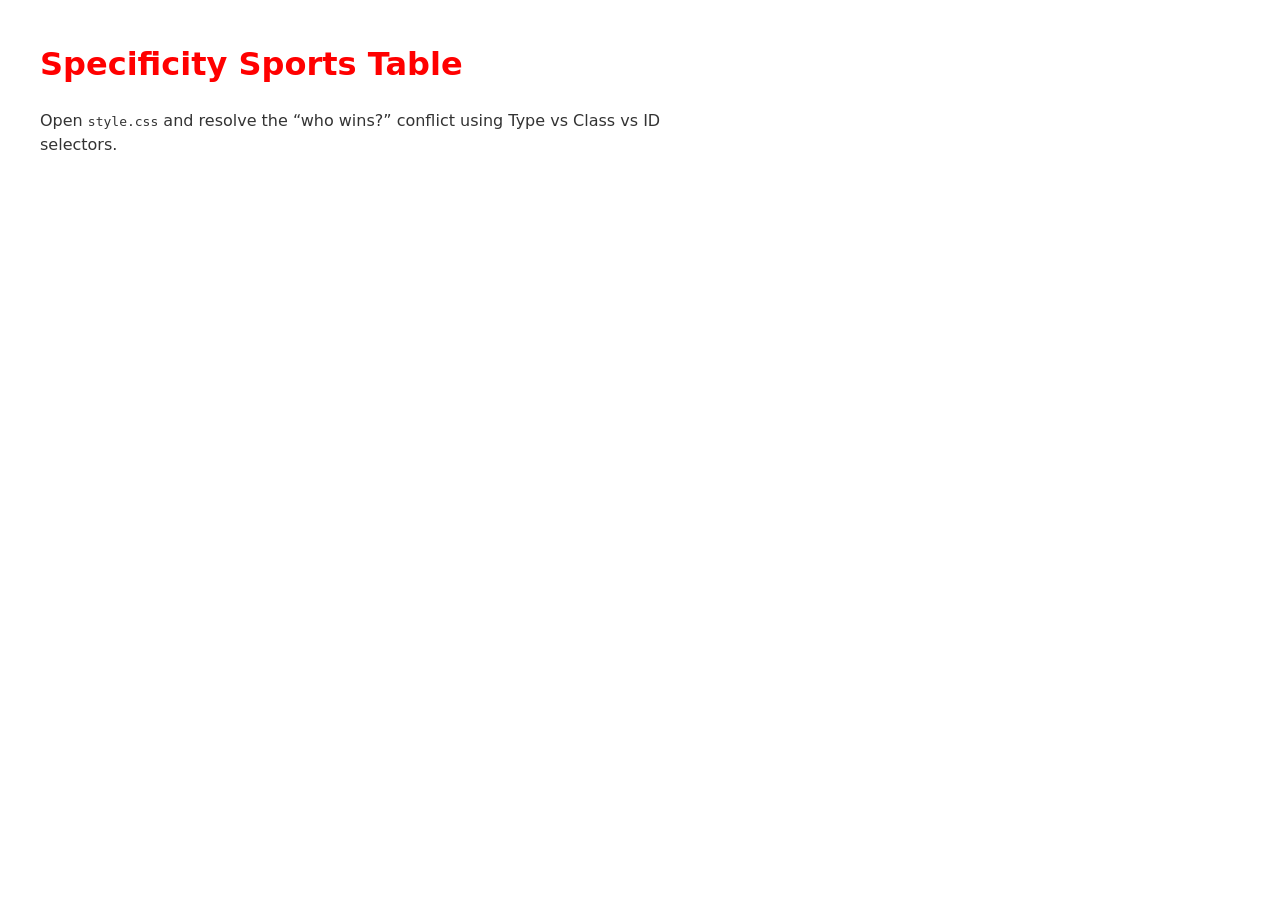
<file: 01/index.html>
<!doctype html>
<html lang="en">
  <head>
    <meta charset="utf-8" />
    <meta name="viewport" content="width=device-width, initial-scale=1" />
    <title>01 — Specificity Sports Table</title>
    <link rel="stylesheet" href="./style.css" />
  </head>
  <body>
    <main class="page">
      <h1 id="title" class="title">Specificity Sports Table</h1>
      <p class="hint">
        Open <code>style.css</code> and resolve the “who wins?” conflict using
        Type vs Class vs ID selectors.
      </p>
    </main>
  </body>
</html>
</file>
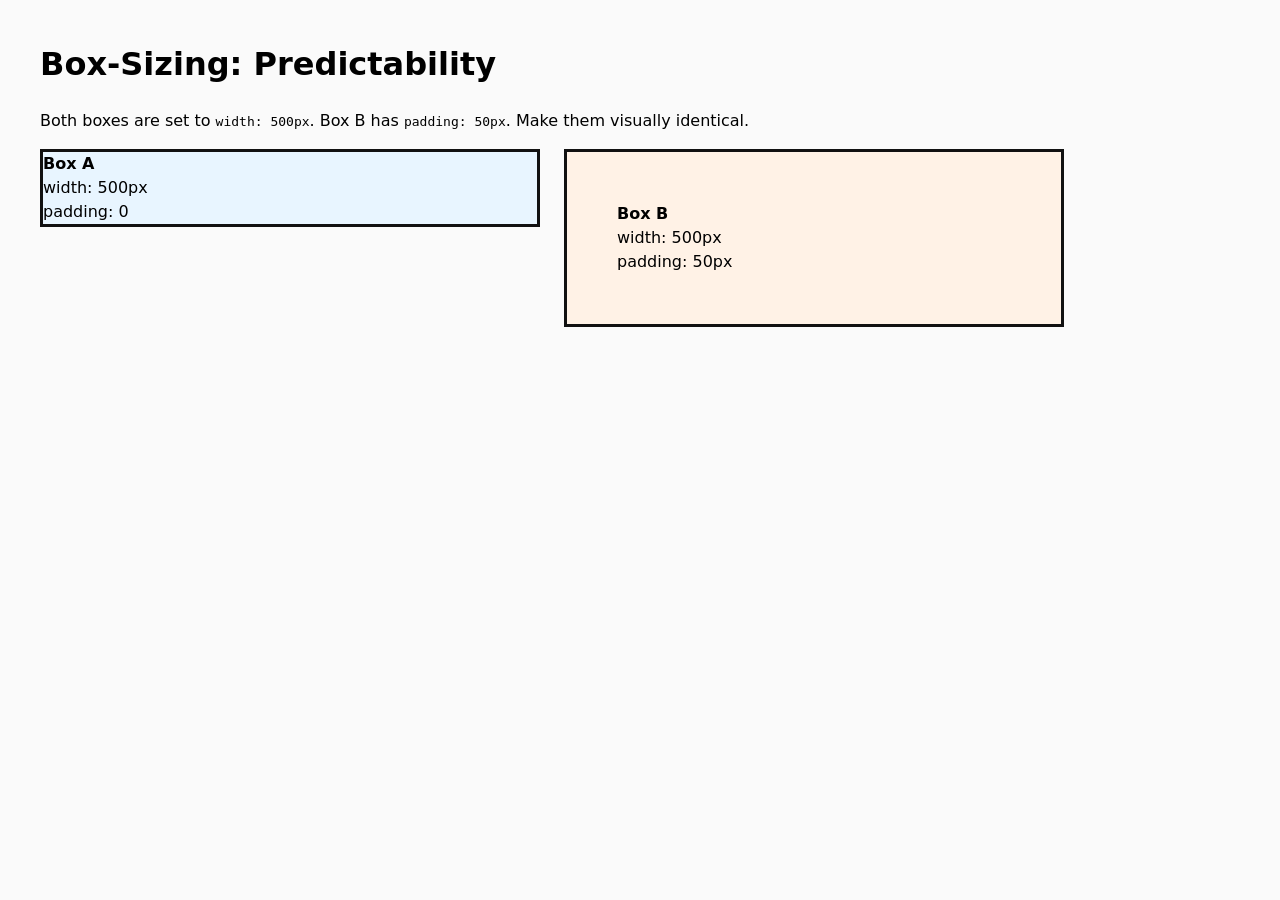
<file: 02/index.html>
<!doctype html>
<html lang="en">
  <head>
    <meta charset="utf-8" />
    <meta name="viewport" content="width=device-width, initial-scale=1" />
    <title>02 — Box Sizing Predictability</title>
    <link rel="stylesheet" href="./style.css" />
  </head>
  <body>
    <main class="page">
      <h1>Box-Sizing: Predictability</h1>
      <p>
        Both boxes are set to <code>width: 500px</code>. Box B has
        <code>padding: 50px</code>. Make them visually identical.
      </p>

      <div class="row">
        <div class="box box--a">
          <strong>Box A</strong>
          <div>width: 500px</div>
          <div>padding: 0</div>
        </div>
        <div class="box box--b">
          <strong>Box B</strong>
          <div>width: 500px</div>
          <div>padding: 50px</div>
        </div>
      </div>
    </main>
  </body>
</html>
</file>
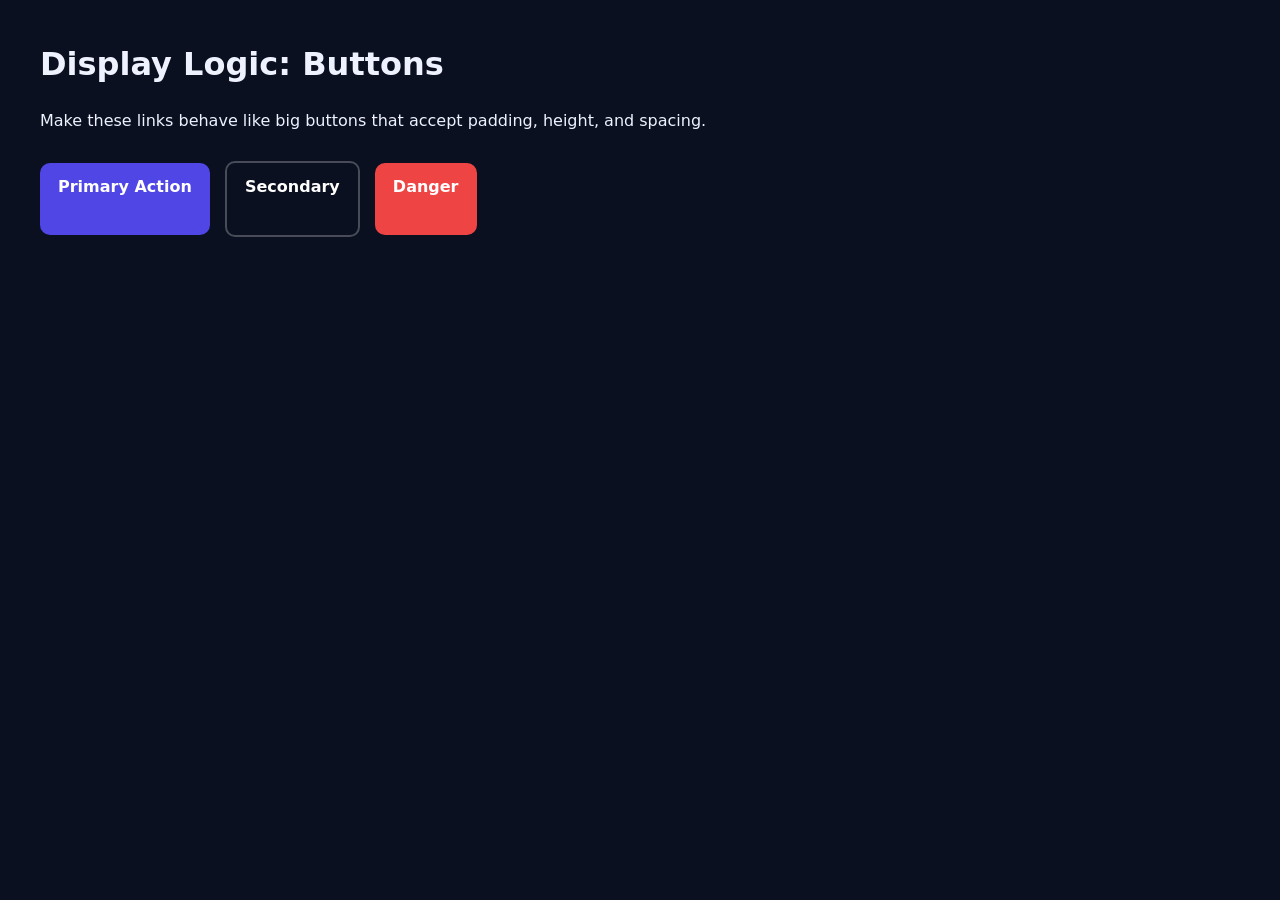
<file: 03/index.html>
<!doctype html>
<html lang="en">
  <head>
    <meta charset="utf-8" />
    <meta name="viewport" content="width=device-width, initial-scale=1" />
    <title>03 — Display Logic Buttons</title>
    <link rel="stylesheet" href="./style.css" />
  </head>
  <body>
    <main class="page">
      <h1>Display Logic: Buttons</h1>
      <p>
        Make these links behave like big buttons that accept padding, height, and
        spacing.
      </p>

      <div class="actions">
        <a class="btn" href="#">Primary Action</a>
        <a class="btn btn--ghost" href="#">Secondary</a>
        <a class="btn btn--danger" href="#">Danger</a>
      </div>
    </main>
  </body>
</html>
</file>
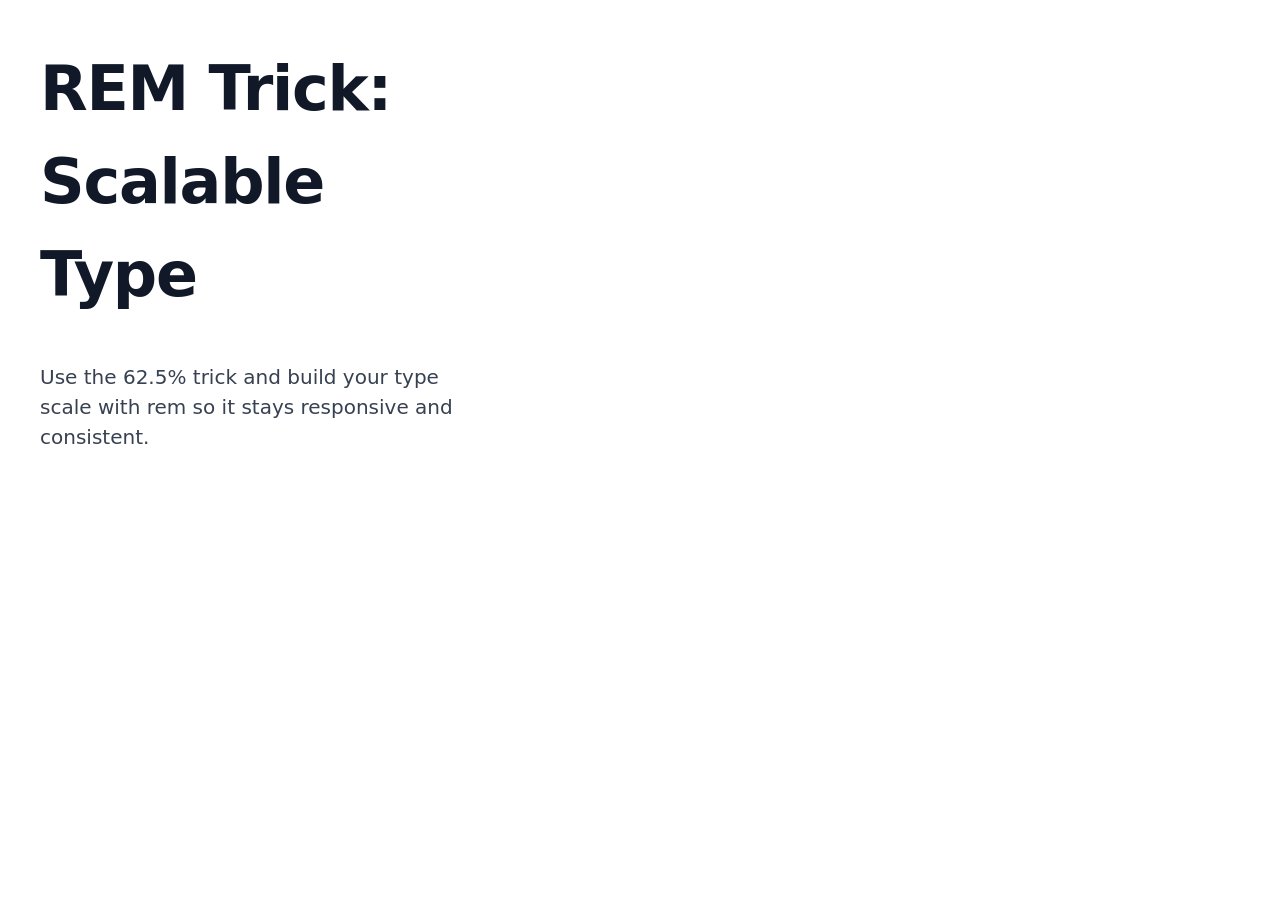
<file: 04/index.html>
<!doctype html>
<html lang="en">
  <head>
    <meta charset="utf-8" />
    <meta name="viewport" content="width=device-width, initial-scale=1" />
    <title>04 — The REM Trick</title>
    <link rel="stylesheet" href="./style.css" />
  </head>
  <body>
    <main class="page">
      <h1>REM Trick: Scalable Type</h1>
      <p>
        Use the 62.5% trick and build your type scale with rem so it stays
        responsive and consistent.
      </p>
    </main>
  </body>
</html>
</file>
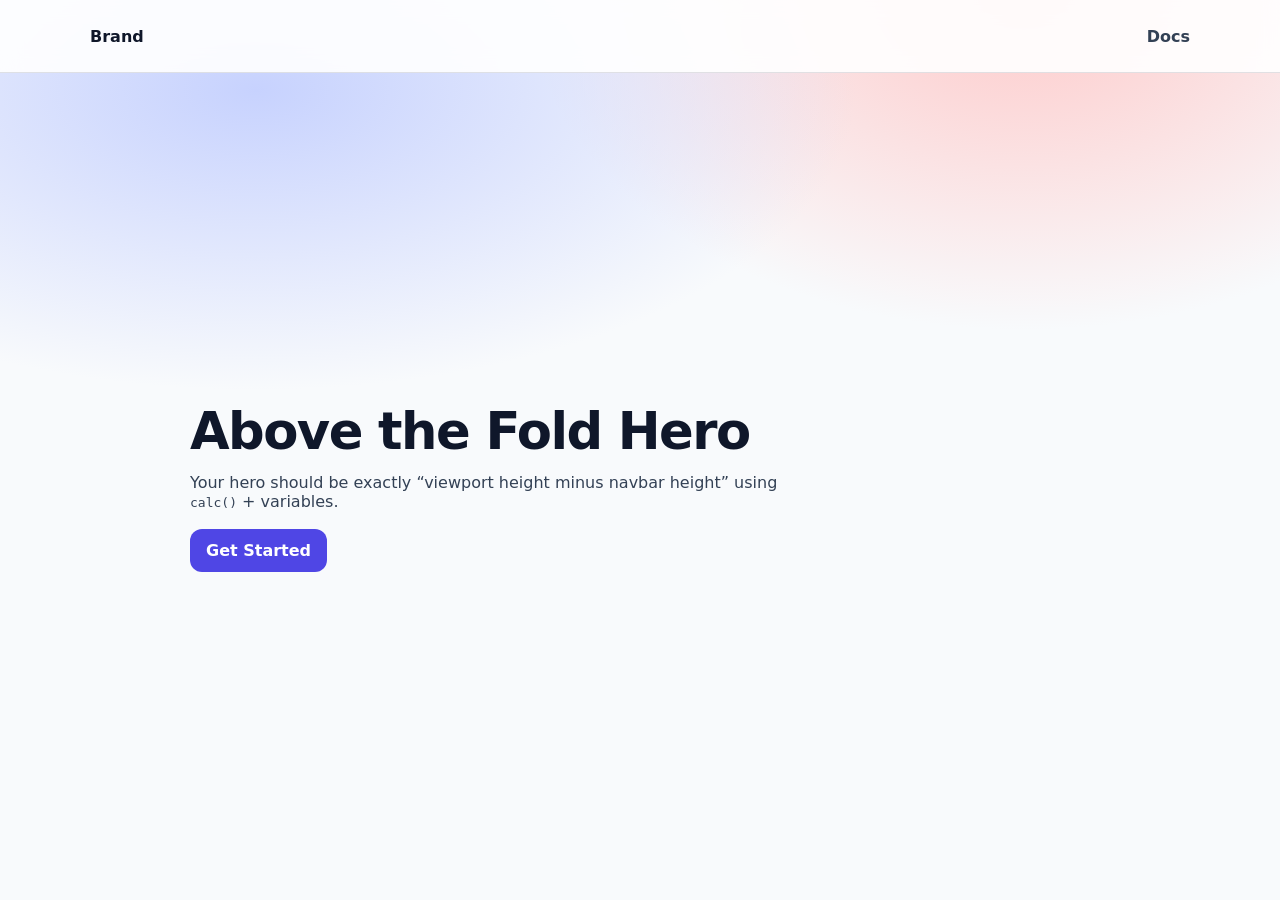
<file: 05/index.html>
<!doctype html>
<html lang="en">
  <head>
    <meta charset="utf-8" />
    <meta name="viewport" content="width=device-width, initial-scale=1" />
    <title>05 — Dynamic Calc Hero</title>
    <link rel="stylesheet" href="./style.css" />
  </head>
  <body>
    <header class="nav">
      <div class="nav__inner">
        <strong>Brand</strong>
        <a class="nav__link" href="#">Docs</a>
      </div>
    </header>

    <section class="hero">
      <div class="hero__inner">
        <h1>Above the Fold Hero</h1>
        <p>
          Your hero should be exactly “viewport height minus navbar height”
          using <code>calc()</code> + variables.
        </p>
        <a class="cta" href="#">Get Started</a>
      </div>
    </section>
  </body>
</html>
</file>
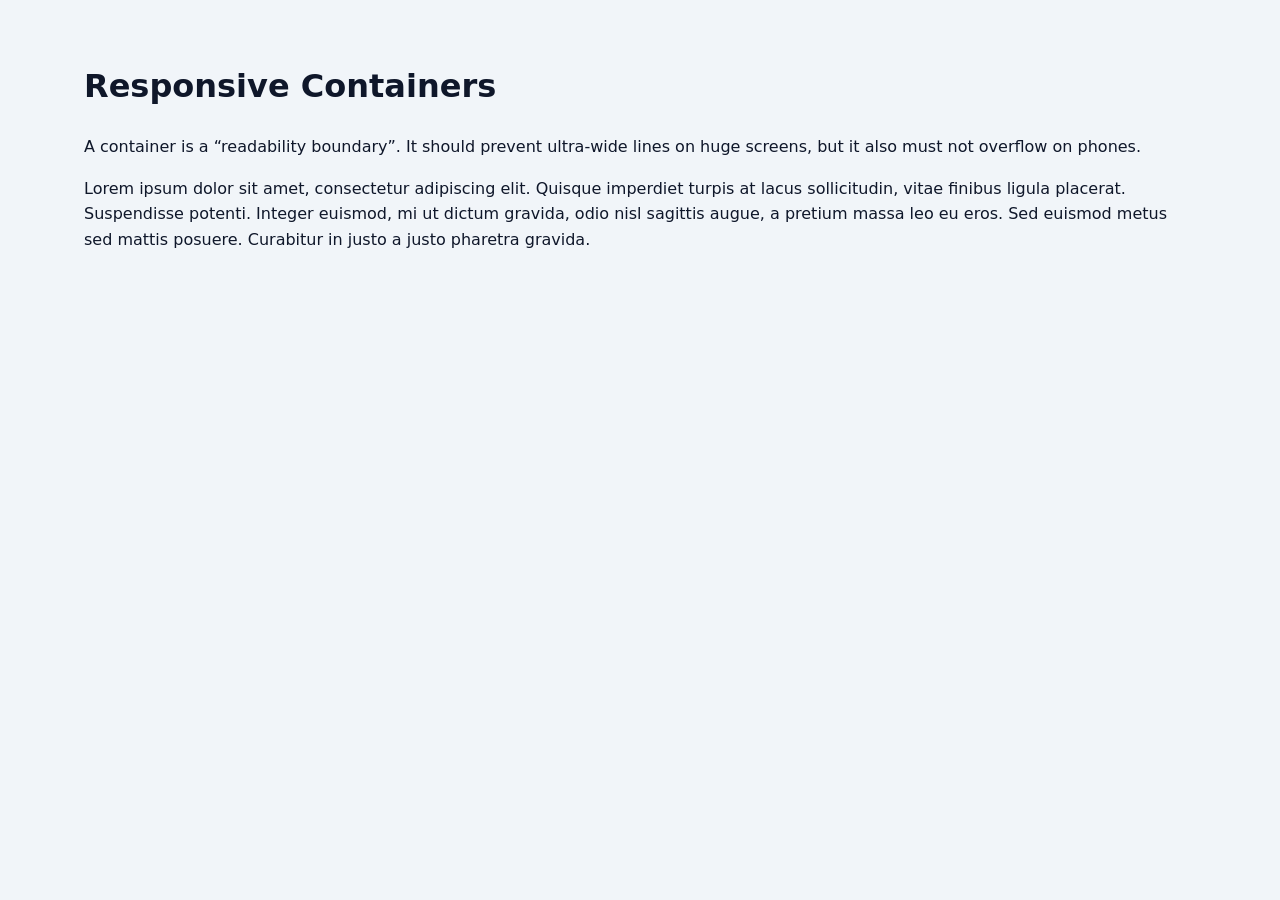
<file: 06/index.html>
<!doctype html>
<html lang="en">
  <head>
    <meta charset="utf-8" />
    <meta name="viewport" content="width=device-width, initial-scale=1" />
    <title>06 — Responsive Containers</title>
    <link rel="stylesheet" href="./style.css" />
  </head>
  <body>
    <main class="container">
      <h1>Responsive Containers</h1>
      <p>
        A container is a “readability boundary”. It should prevent ultra-wide
        lines on huge screens, but it also must not overflow on phones.
      </p>
      <p>
        Lorem ipsum dolor sit amet, consectetur adipiscing elit. Quisque
        imperdiet turpis at lacus sollicitudin, vitae finibus ligula placerat.
        Suspendisse potenti. Integer euismod, mi ut dictum gravida, odio nisl
        sagittis augue, a pretium massa leo eu eros. Sed euismod metus sed
        mattis posuere. Curabitur in justo a justo pharetra gravida.
      </p>
    </main>
  </body>
</html>
</file>
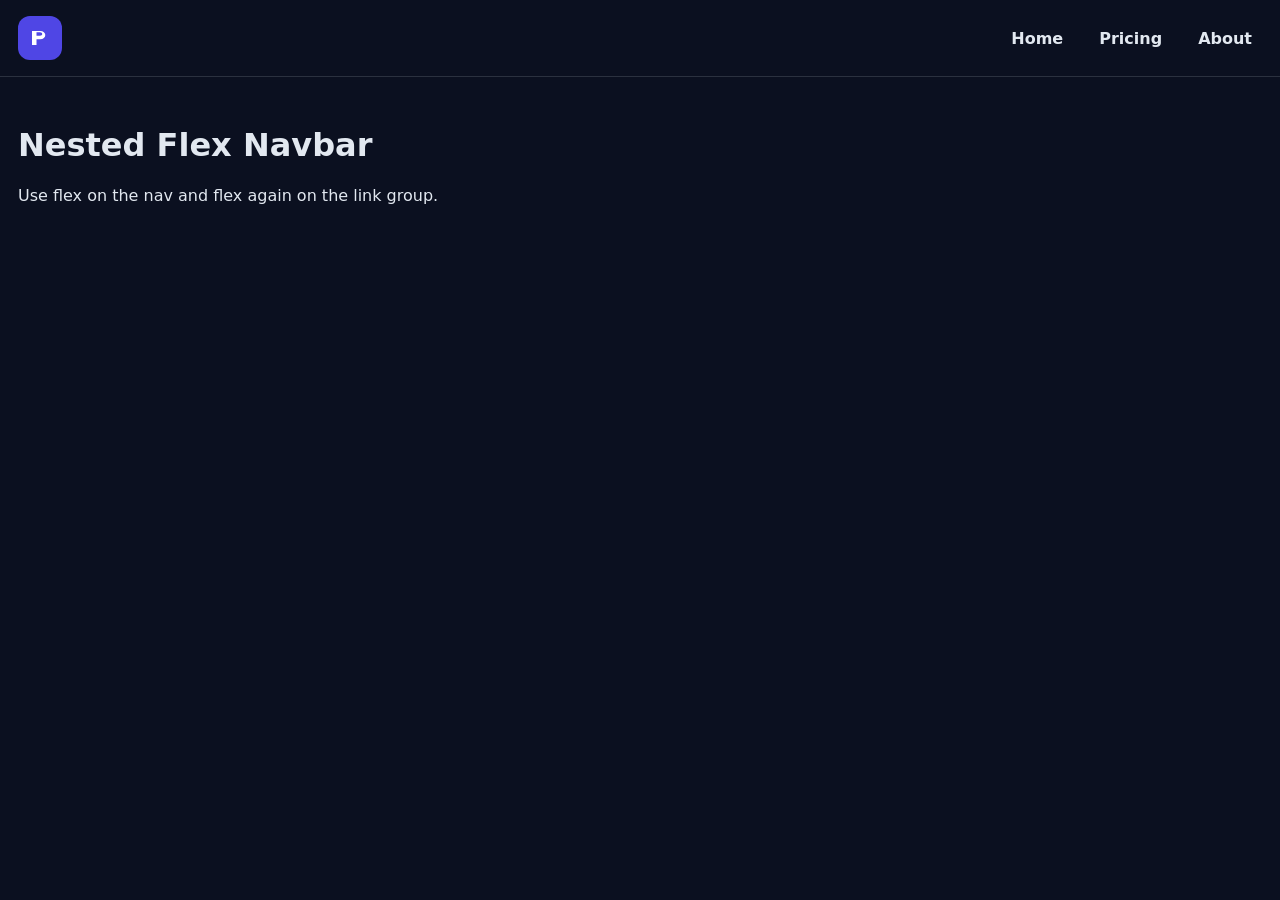
<file: 07/index.html>
<!doctype html>
<html lang="en">
  <head>
    <meta charset="utf-8" />
    <meta name="viewport" content="width=device-width, initial-scale=1" />
    <title>07 — Nested Flex Navbar</title>
    <link rel="stylesheet" href="./style.css" />
  </head>
  <body>
    <nav class="nav">
      <img
        class="nav__logo"
        alt="Logo"
        width="44"
        height="44"
        src="data:image/svg+xml,%3Csvg%20xmlns%3D%27http%3A//www.w3.org/2000/svg%27%20width%3D%2744%27%20height%3D%2744%27%20viewBox%3D%270%200%2044%2044%27%3E%3Crect%20width%3D%2744%27%20height%3D%2744%27%20rx%3D%2712%27%20fill%3D%27%234f46e5%27/%3E%3Cpath%20d%3D%27M14%2029V15h8.2c3.1%200%205.1%201.7%205.1%204.1%200%202.5-2%204.2-5.1%204.2H18.5V29H14zm4.5-9.3h3.5c1.4%200%202.2-.7%202.2-1.7%200-1-.8-1.7-2.2-1.7h-3.5v3.4z%27%20fill%3D%27white%27/%3E%3C/svg%3E"
      />

      <ul class="nav__links">
        <li><a href="#">Home</a></li>
        <li><a href="#">Pricing</a></li>
        <li><a href="#">About</a></li>
      </ul>
    </nav>

    <main class="page">
      <h1>Nested Flex Navbar</h1>
      <p>Use flex on the nav and flex again on the link group.</p>
    </main>
  </body>
</html>
</file>
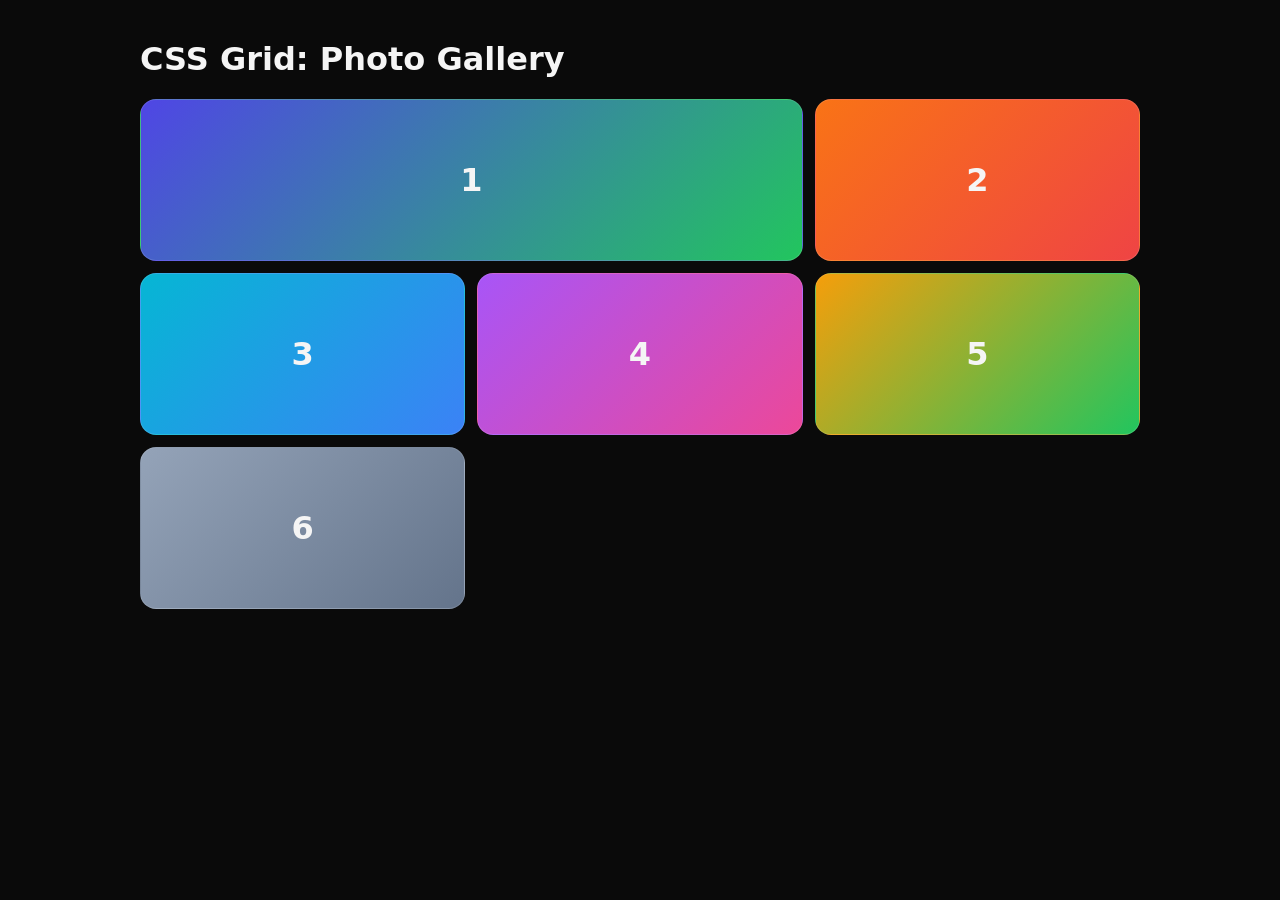
<file: 08/index.html>
<!doctype html>
<html lang="en">
  <head>
    <meta charset="utf-8" />
    <meta name="viewport" content="width=device-width, initial-scale=1" />
    <title>08 — CSS Grid (2D)</title>
    <link rel="stylesheet" href="./style.css" />
  </head>
  <body>
    <main class="page">
      <h1>CSS Grid: Photo Gallery</h1>
      <section class="gallery" aria-label="Gallery">
        <div class="tile tile--1">1</div>
        <div class="tile tile--2">2</div>
        <div class="tile tile--3">3</div>
        <div class="tile tile--4">4</div>
        <div class="tile tile--5">5</div>
        <div class="tile tile--6">6</div>
      </section>
    </main>
  </body>
</html>
</file>
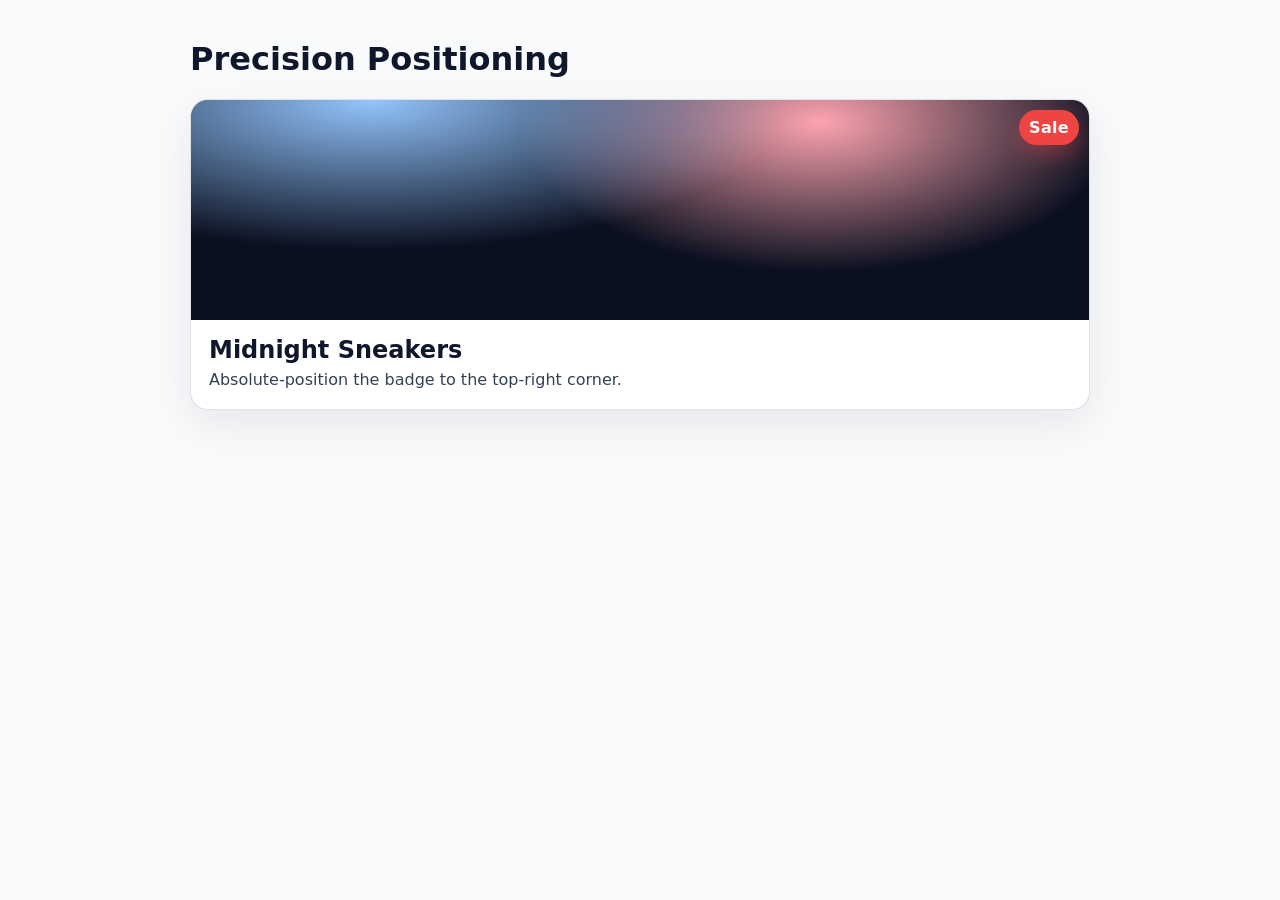
<file: 09/index.html>
<!doctype html>
<html lang="en">
  <head>
    <meta charset="utf-8" />
    <meta name="viewport" content="width=device-width, initial-scale=1" />
    <title>09 — Precision Positioning</title>
    <link rel="stylesheet" href="./style.css" />
  </head>
  <body>
    <main class="page">
      <h1>Precision Positioning</h1>

      <article class="card">
        <div class="badge" aria-label="Sale badge">Sale</div>
        <div class="image" role="img" aria-label="Product image placeholder"></div>
        <div class="content">
          <h2>Midnight Sneakers</h2>
          <p>Absolute-position the badge to the top-right corner.</p>
        </div>
      </article>
    </main>
  </body>
</html>
</file>
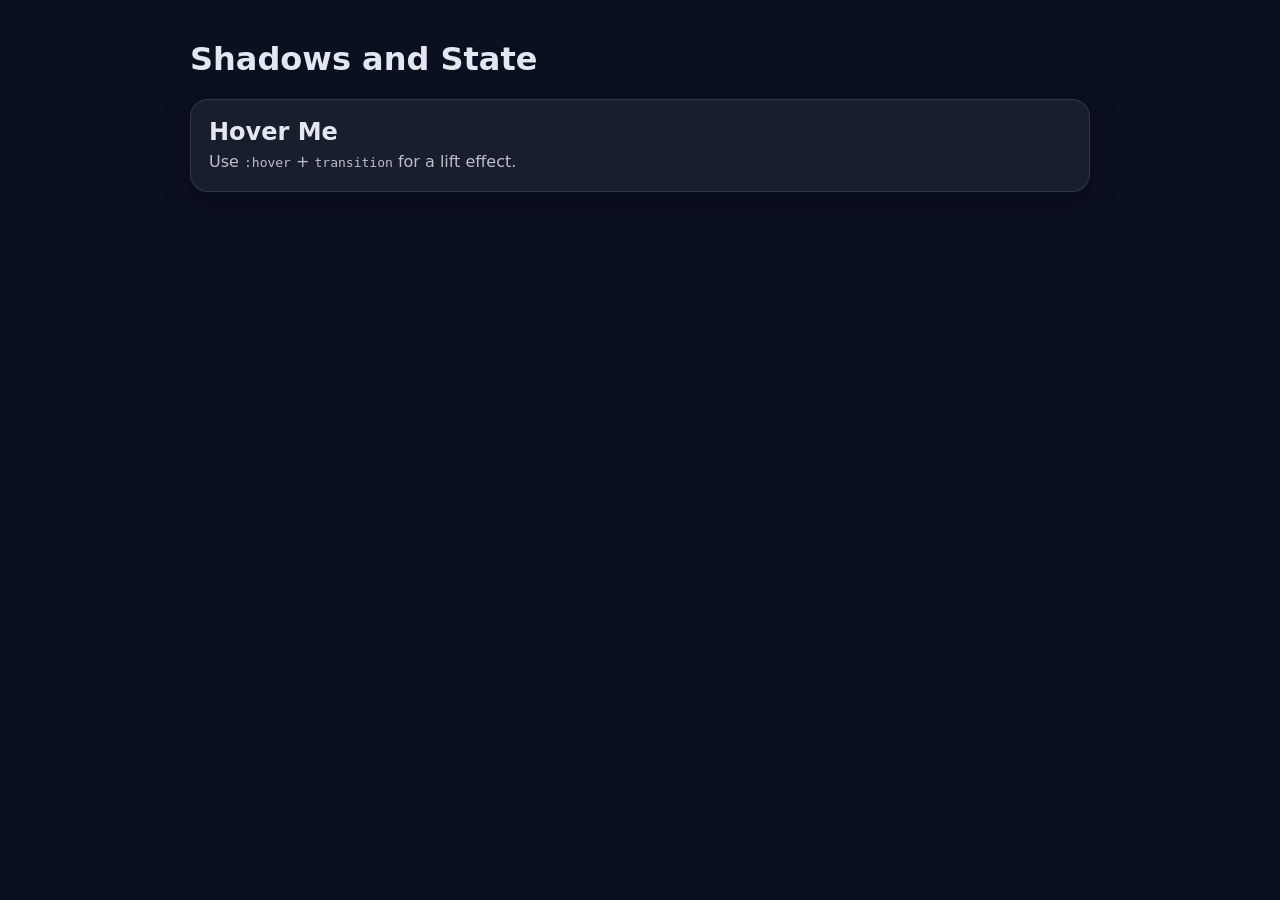
<file: 10/index.html>
<!doctype html>
<html lang="en">
  <head>
    <meta charset="utf-8" />
    <meta name="viewport" content="width=device-width, initial-scale=1" />
    <title>10 — Shadows and State</title>
    <link rel="stylesheet" href="./style.css" />
  </head>
  <body>
    <main class="page">
      <h1>Shadows and State</h1>
      <div class="card">
        <h2>Hover Me</h2>
        <p>Use <code>:hover</code> + <code>transition</code> for a lift effect.</p>
      </div>
    </main>
  </body>
</html>
</file>
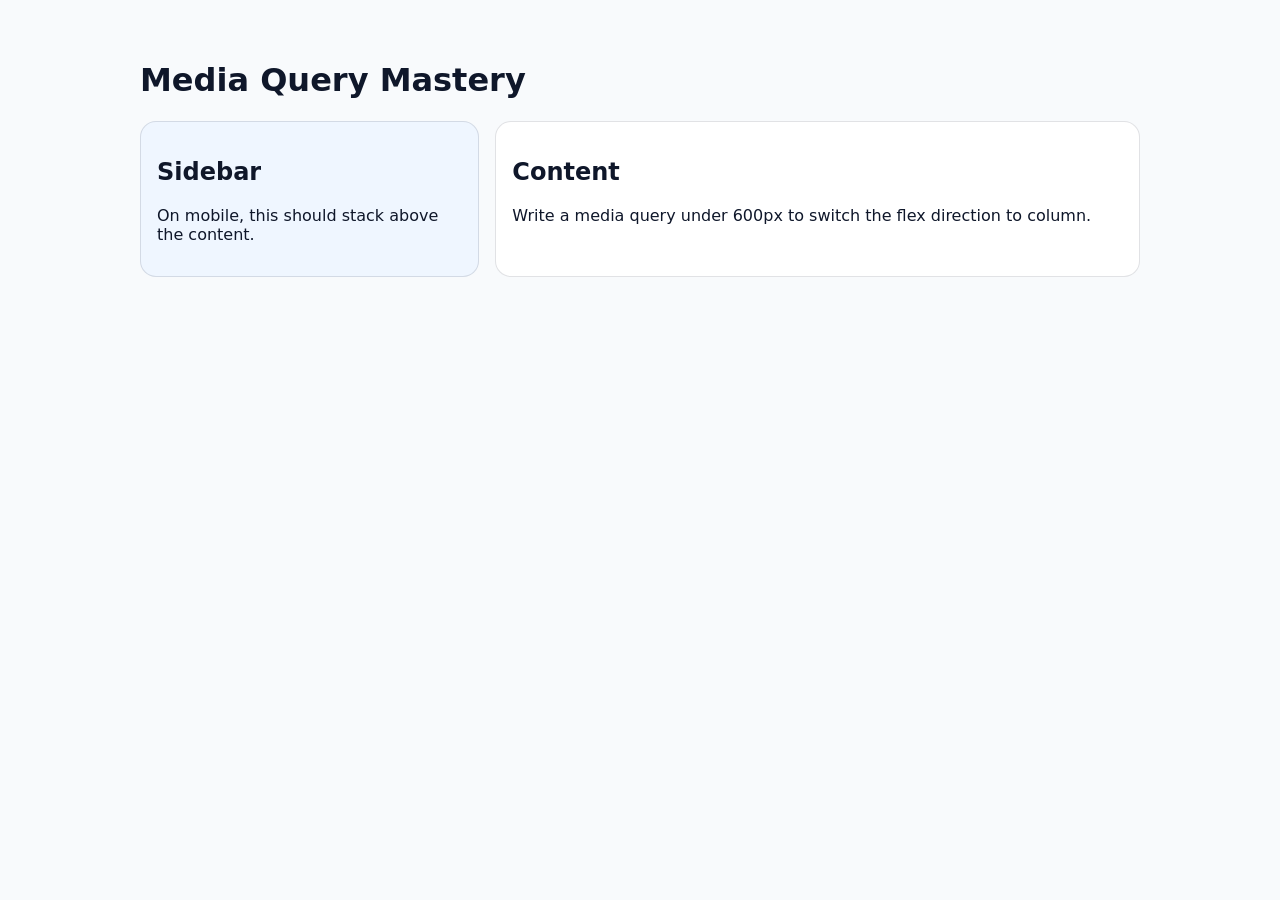
<file: 11/index.html>
<!doctype html>
<html lang="en">
  <head>
    <meta charset="utf-8" />
    <meta name="viewport" content="width=device-width, initial-scale=1" />
    <title>11 — Media Query Mastery</title>
    <link rel="stylesheet" href="./style.css" />
  </head>
  <body>
    <main class="page">
      <h1>Media Query Mastery</h1>

      <section class="layout">
        <aside class="panel panel--sidebar">
          <h2>Sidebar</h2>
          <p>On mobile, this should stack above the content.</p>
        </aside>

        <article class="panel panel--content">
          <h2>Content</h2>
          <p>
            Write a media query under 600px to switch the flex direction to
            column.
          </p>
        </article>
      </section>
    </main>
  </body>
</html>
</file>
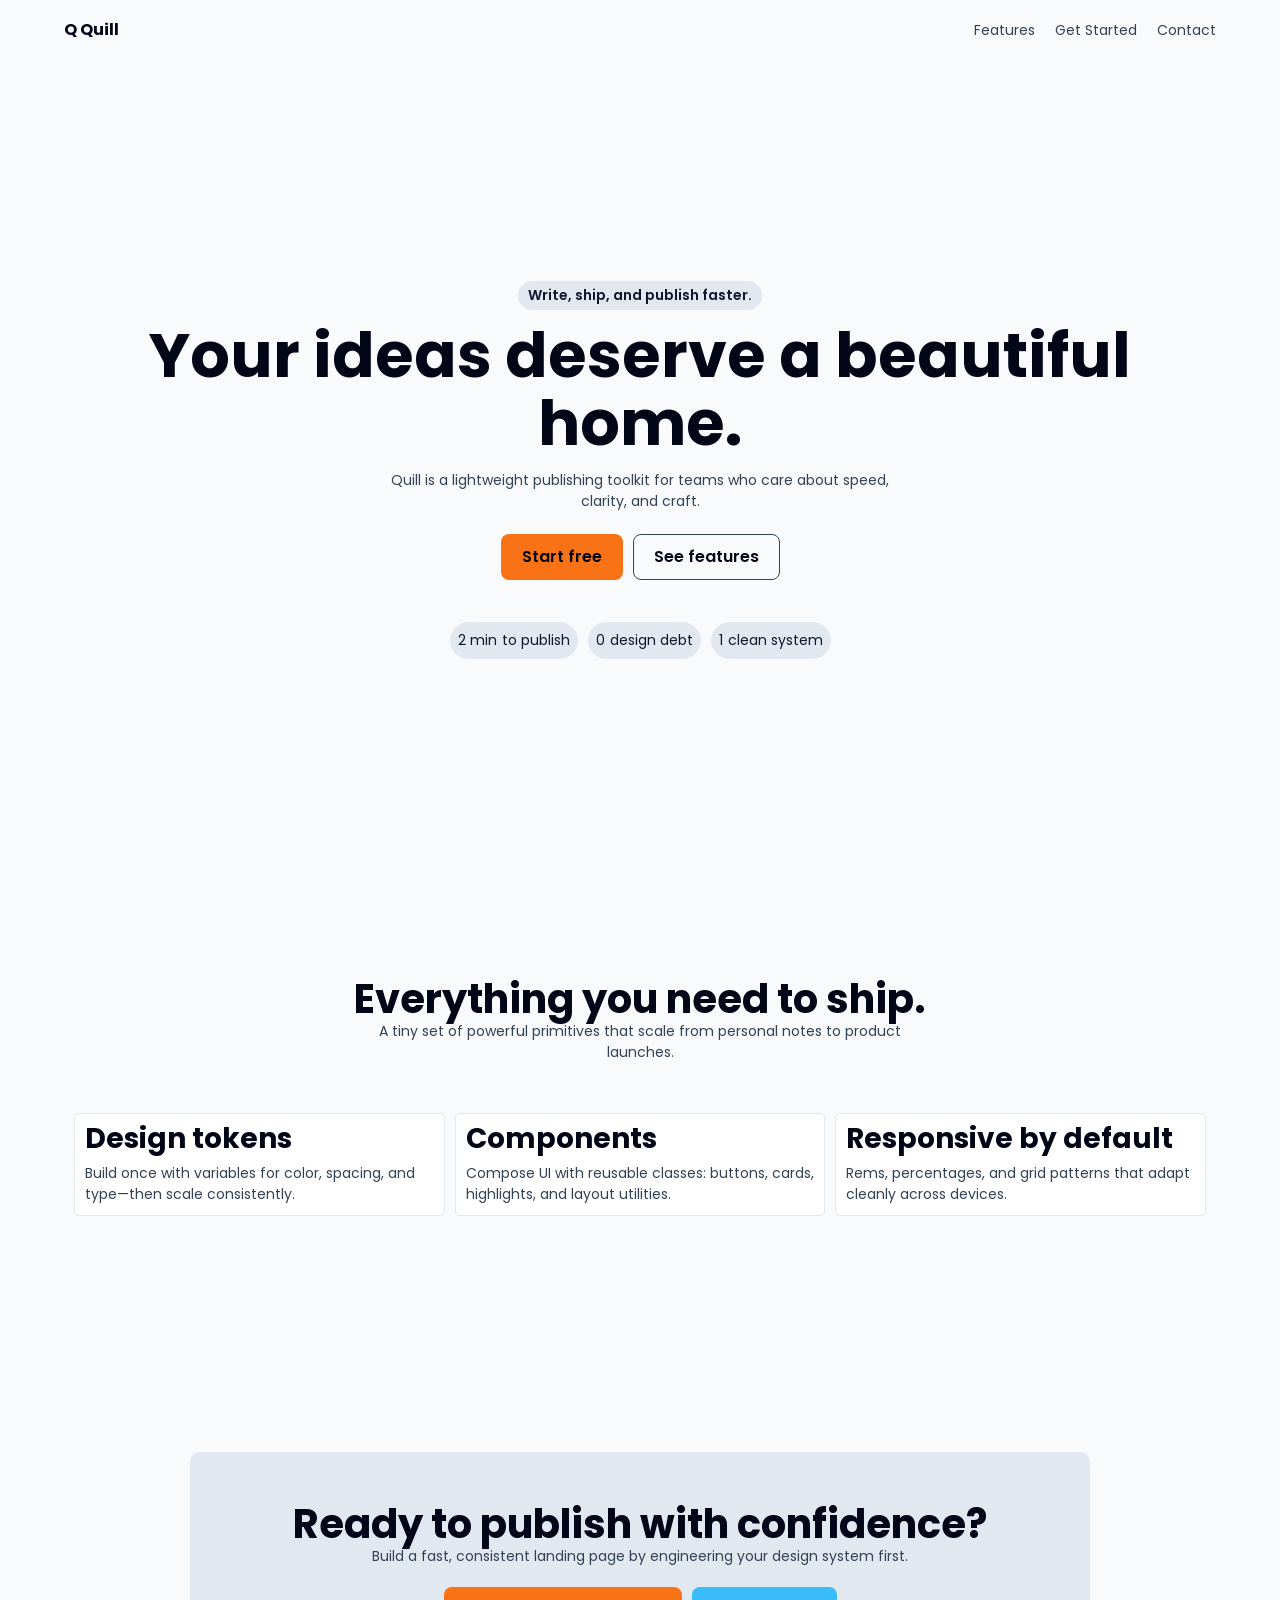
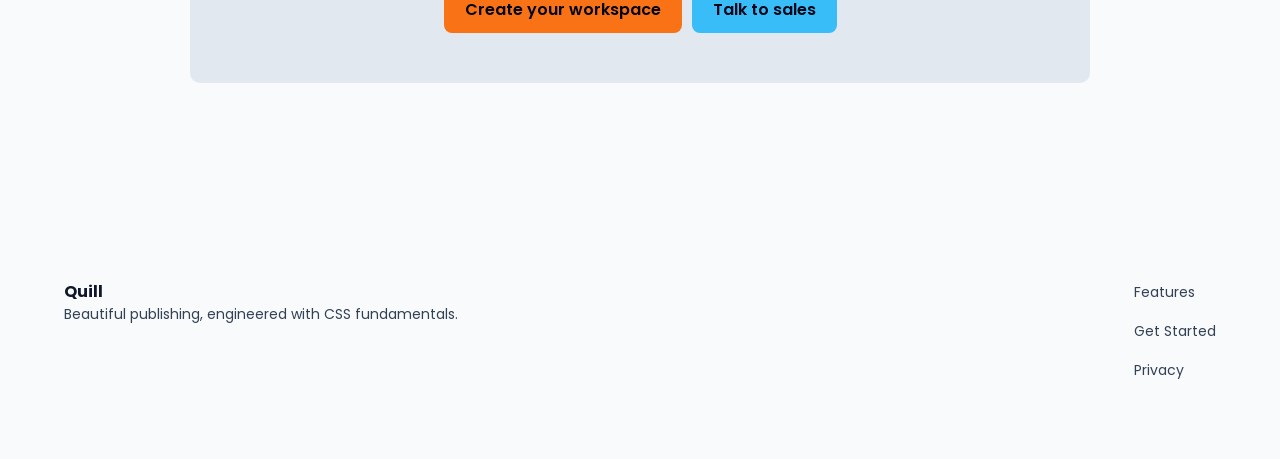
<file: 12-capstone-quill-project/starter.html>
<!doctype html>
<html lang="en">
  <head>
    <meta charset="utf-8" />
    <meta name="viewport" content="width=device-width, initial-scale=1" />
    <title>Quill — Landing Page (Capstone)</title>

    <!--
      Professional font loading workflow:
      - Prefer <link> over CSS @import so the browser can fetch the font earlier.
      - preconnect helps speed up the initial TLS handshake.
    -->
    <link rel="preconnect" href="https://fonts.googleapis.com" />
    <link rel="preconnect" href="https://fonts.gstatic.com" crossorigin />
    <link
      href="https://fonts.googleapis.com/css2?family=Poppins:wght@400;500;600;700;800&display=swap"
      rel="stylesheet"
    />

    <link rel="stylesheet" href="./style.css" />
  </head>
  <body>
    <div class="container">
      <!-- NAV -->
      <header class="site-header">
        <nav class="nav" aria-label="Primary">
          <a class="brand" href="#">
            <span class="brand__mark" aria-hidden="true">Q</span>
            <span class="brand__name">Quill</span>
          </a>
          
          <ul class="nav__links" role="list">
            <li><a class="nav__link" href="#features">Features</a></li>
            <li><a class="nav__link" href="#cta">Get Started</a></li>
            <li><a class="nav__link" href="#footer">Contact</a></li>
          </ul>
        </nav>
      </header>
      
      <main>
        <!-- HERO -->
        <section class="hero" aria-label="Hero">
          <div class="hero__inner">
            <p class="highlight">Write, ship, and publish faster.</p>
            <h1 class="hero__title">Your ideas deserve a beautiful home.</h1>
            <p class="hero__subtitle">
              Quill is a lightweight publishing toolkit for teams who care about
              speed, clarity, and craft.
            </p>
            
            <div class="hero__actions">
              <a class="btn btn--primary" href="#cta">Start free</a>
              <a class="btn btn--outline" href="#features">See features</a>
            </div>
            
            <div class="hero__meta" aria-label="Product highlights">
              <div class="stat">
                <div class="stat__value">2 min</div>
                <div class="stat__label">to publish</div>
              </div>
              <div class="stat">
                <div class="stat__value">0</div>
                <div class="stat__label">design debt</div>
              </div>
              <div class="stat">
                <div class="stat__value">1</div>
                <div class="stat__label">clean system</div>
              </div>
            </div>
          </div>
        </section>

      <!-- FEATURES -->
      <section id="features" class="features" aria-label="Features">
        <div class="features__inner">
          <header class="section-header">
            <h2 class="section-header__title">Everything you need to ship.</h2>
            <p class="section-header__subtitle">
              A tiny set of powerful primitives that scale from personal notes
              to product launches.
            </p>
          </header>
          
          <div class="feature-grid">
            <article class="feature">
              <h3 class="feature__title">Design tokens</h3>
              <p class="feature__desc">
                Build once with variables for color, spacing, and type—then
                scale consistently.
              </p>
            </article>
            
            <article class="feature">
              <h3 class="feature__title">Components</h3>
              <p class="feature__desc">
                Compose UI with reusable classes: buttons, cards, highlights,
                and layout utilities.
              </p>
            </article>
            
            <article class="feature">
              <h3 class="feature__title">Responsive by default</h3>
              <p class="feature__desc">
                Rems, percentages, and grid patterns that adapt cleanly across
                devices.
              </p>
            </article>
          </div>
        </div>
      </section>
      
      <!-- CTA -->
      <section id="cta" class="cta" aria-label="Call to action">
        <div class="cta__inner">
          <div class="cta-card">
            <div class="cta-card__content">
              <h2 class="cta-card__title">Ready to publish with confidence?</h2>
              <p class="cta-card__desc">
                Build a fast, consistent landing page by engineering your
                design system first.
              </p>
            </div>
            <div class="cta-card__actions">
              <a class="btn btn--primary" href="#">Create your workspace</a>
              <a class="btn btn--secondary" href="#">Talk to sales</a>
            </div>
          </div>
        </div>
      </section>
    </main>
    
    <!-- FOOTER -->
    <footer id="footer" class="footer">
      <div class="footer__inner">
        <div class="footer__brand">
          <strong>Quill</strong>
          <p>Beautiful publishing, engineered with CSS fundamentals.</p>
        </div>
        
        <ul class="footer__links" role="list">
          <li><a class="footer__link" href="#features">Features</a></li>
          <li><a class="footer__link" href="#cta">Get Started</a></li>
          <li><a class="footer__link" href="#">Privacy</a></li>
        </ul>
      </div>
    </footer>
  </div>
  </body>
  </html>
</file>
<file: 01/style.css>
/* 01 — Specificity Sports Table */

/* A tiny bit of baseline so the demo looks readable */
body {
  font-family: system-ui, -apple-system, Segoe UI, Roboto, Arial, sans-serif;
  margin: 40px;
  line-height: 1.5;
}

.hint {
  max-width: 65ch;
  color: #333;
}

/* TODO: Write the 3 specificity rules below. */

/* 1) Type selector (lowest priority) */
h1 { color: blue; }

/* 2) Class selector (should win vs type) */
.title { color: green; }

/* 3) ID selector (highest priority) — keep this commented at first */
#title { color: red; }
</file>
<file: 02/style.css>
/* 02 — Box Sizing Predictability */

/* TODO: Add the universal reset here.
*/
*{
  box-sizing: border-box;
}

body {
  font-family: system-ui, -apple-system, Segoe UI, Roboto, Arial, sans-serif;
  margin: 40px;
  line-height: 1.5;
  background: #fafafa;
}

.row {
  display: flex;
  gap: 24px;
  align-items: flex-start;
  flex-wrap: wrap;
}

.box {
  width: 500px;
  border: 3px solid #111;
  background: white;
  padding: 0;
}

.box--a {
  background: #e8f5ff;
}

.box--b {
  background: #fff2e6;
  padding: 50px;
}
</file>
<file: 03/style.css>
/* 03 — Display Logic Buttons */

body {
  font-family: system-ui, -apple-system, Segoe UI, Roboto, Arial, sans-serif;
  margin: 40px;
  line-height: 1.5;
  background: #0b1020;
  color: #eef2ff;
}

.actions {
  margin-top: 16px;
}

.btn {
  /* TODO: change to inline-block */
  display: inline-block;

  height: 48px;
  padding: 12px 18px;
  margin: 12px 10px 0 0;

  border-radius: 10px;
  background: #4f46e5;
  color: white;
  text-decoration: none;
  font-weight: 650;
}

.btn--ghost {
  background: transparent;
  border: 2px solid rgba(255, 255, 255, 0.25);
}

.btn--danger {
  background: #ef4444;
}
</file>
<file: 04/style.css>
/* 04 — The REM Trick */

/* TODO (Step 1): Set the root font-size so 1rem ≈ 10px */

html{
  font-size: 62.5%;
}

body {
  font-family: system-ui, -apple-system, Segoe UI, Roboto, Arial, sans-serif;
  margin: 40px;
  line-height: 1.5;
  background: #fff;
  color: #111827;
}

.page {
  max-width: 70ch;
}

/* TODO (Step 2): Type scale using only rem units */
h1 {
  font-size: 6.2rem;
  letter-spacing: -0.02em;
}

p {
  font-size: 2rem;
  color: #374151;
}
</file>
<file: 05/style.css>
/* 05 — Dynamic Calc Hero */

/* TODO: Define the navbar height variable here */
:root{
  --nav-height: 72px;
}

body {
  margin: 0;
  font-family: system-ui, -apple-system, Segoe UI, Roboto, Arial, sans-serif;
  color: #0f172a;
}

.nav {
  position: fixed;
  inset: 0 0 auto 0;
  height: var(--nav-height); /* TODO: use var(--nav-height) */
  background: rgba(255, 255, 255, 0.9);
  border-bottom: 1px solid rgba(15, 23, 42, 0.12);
  backdrop-filter: blur(10px);
}

.nav__inner {
  height: 100%;
  max-width: 1100px;
  margin: 0 auto;
  padding: 0 20px;
  display: flex;
  align-items: center;
  justify-content: space-between;
}

.nav__link {
  color: #334155;
  text-decoration: none;
  font-weight: 650;
}

.hero {
  /* Push content below the fixed navbar (kept explicit for clarity) */
  padding-top: var(--nav-height); /* Optional: update to var(--nav-height) after you create the variable */

  height: calc(100vh - var(--nav-height)); /* TODO: calc(100vh - var(--nav-height)) */
  background: radial-gradient(1000px 500px at 20% 10%, #c7d2fe, transparent 60%),
    radial-gradient(900px 600px at 80% 0%, #fecaca, transparent 55%),
    #f8fafc;
  display: grid;
  place-items: center;
}

.hero__inner {
  width: min(900px, 92vw);
}

h1 {
  margin: 0 0 12px 0;
  font-size: clamp(2.2rem, 4vw, 3.2rem);
  letter-spacing: -0.03em;
}

p {
  margin: 0 0 18px 0;
  color: #334155;
  max-width: 60ch;
}

.cta {
  display: inline-block;
  padding: 12px 16px;
  border-radius: 12px;
  background: #4f46e5;
  color: white;
  text-decoration: none;
  font-weight: 650;
}
</file>
<file: 06/style.css>
/* 06 — Responsive Containers */

body {
  font-family: system-ui, -apple-system, Segoe UI, Roboto, Arial, sans-serif;
  margin: 0;
  line-height: 1.6;
  color: #0f172a;
  background: #f1f5f9;
}

.container {
  padding: 40px 0;
  max-width: 1200px;
  width: 90%;
  margin: 0 auto;
}

.container > * {
  padding: 0 20px;
}
</file>
<file: 07/style.css>
/* 07 — Nested Flex Navbar */

body {
  margin: 0;
  font-family: system-ui, -apple-system, Segoe UI, Roboto, Arial, sans-serif;
  background: #0b1020;
  color: #e2e8f0;
}

.nav {
  padding: 16px 18px;
  border-bottom: 1px solid rgba(226, 232, 240, 0.15);
  display: flex;
  justify-content: space-between;
  align-items: center;
}

.nav__logo {
  display: block;
}

.nav__links {
  list-style: none;
  padding: 0;
  margin: 0;
  display: flex;
  gap: 16px;
  align-items: center;
}

.nav__links a {
  color: #e2e8f0;
  text-decoration: none;
  font-weight: 650;
  padding: 8px 10px;
  border-radius: 10px;
}

.nav__links a:hover {
  background: rgba(226, 232, 240, 0.12);
}

.page {
  padding: 28px 18px;
}
</file>
<file: 08/style.css>
/* 08 — CSS Grid (2D) */

body {
  margin: 40px;
  font-family: system-ui, -apple-system, Segoe UI, Roboto, Arial, sans-serif;
  background: #0a0a0a;
  color: #f5f5f5;
}

.page {
  width: min(1000px, 96vw);
  margin: 0 auto;
}

.gallery {
  margin-top: 18px;
  display: grid;
  grid-template-columns: repeat(3, 1fr);
  gap: 12px;
}

.tile {
  height: 160px;
  border-radius: 16px;
  display: grid;
  place-items: center;
  font-weight: 800;
  font-size: 2rem;
  border: 1px solid rgba(255, 255, 255, 0.12);
}

.tile--1 {
  background: linear-gradient(135deg, #4f46e5, #22c55e);
  grid-column: span 2;
}

.tile--2 {
  background: linear-gradient(135deg, #f97316, #ef4444);
}
.tile--3 {
  background: linear-gradient(135deg, #06b6d4, #3b82f6);
}
.tile--4 {
  background: linear-gradient(135deg, #a855f7, #ec4899);
}
.tile--5 {
  background: linear-gradient(135deg, #f59e0b, #22c55e);
}
.tile--6 {
  background: linear-gradient(135deg, #94a3b8, #64748b);
}
</file>
<file: 09/style.css>
/* 09 — Precision Positioning */

body {
  margin: 40px;
  font-family: system-ui, -apple-system, Segoe UI, Roboto, Arial, sans-serif;
  background: #f8fafc;
  color: #0f172a;
}

.page {
  width: min(900px, 96vw);
  margin: 0 auto;
}

.card {
  position: relative; /* parent positioning context */
  border-radius: 18px;
  overflow: hidden;
  background: white;
  border: 1px solid rgba(15, 23, 42, 0.12);
  box-shadow: 0 14px 40px rgba(2, 6, 23, 0.08);
}

.image {
  height: 220px;
  background: radial-gradient(700px 250px at 20% 0%, #93c5fd, transparent 60%),
    radial-gradient(500px 250px at 70% 10%, #fda4af, transparent 60%),
    #0b1020;
}

.content {
  padding: 16px 18px 20px;
}

.content h2 {
  margin: 0 0 6px 0;
}

.content p {
  margin: 0;
  color: #334155;
}

.badge {
  position: absolute;
  top: 10px;
  right: 10px;
  padding: 8px 10px;
  border-radius: 999px;
  background: #ef4444;
  color: white;
  font-weight: 800;
  letter-spacing: 0.02em;
  box-shadow: 0 10px 22px rgba(239, 68, 68, 0.35);
}
</file>
<file: 10/style.css>
/* 10 — Shadows and State */

body {
  margin: 40px;
  font-family: system-ui, -apple-system, Segoe UI, Roboto, Arial, sans-serif;
  background: #0b1020;
  color: #e2e8f0;
}

.page {
  width: min(900px, 96vw);
  margin: 0 auto;
}

.card {
  margin-top: 18px;
  padding: 18px 18px 20px;
  border-radius: 18px;
  background: rgba(255, 255, 255, 0.06);
  border: 1px solid rgba(226, 232, 240, 0.12);
  box-shadow: 0 10px 30px rgba(2, 6, 23, 0.25);
  transition: 0.3s ease;
}

.card:hover {
  box-shadow: 0 10px 30px rgba(2, 6, 23, 0.25);
  transform: translateY(-6px);
}

.card h2 {
  margin: 0 0 6px 0;
}

.card p {
  margin: 0;
  color: rgba(226, 232, 240, 0.8);
}
</file>
<file: 11/style.css>
/* 11 — Media Query Mastery */

body {
  margin: 0;
  font-family: system-ui, -apple-system, Segoe UI, Roboto, Arial, sans-serif;
  background: #f8fafc;
  color: #0f172a;
}

.page {
  width: min(1000px, 96vw);
  margin: 0 auto;
  padding: 40px 0;
}

.layout {
  display: flex;
  flex-direction: row;
  gap: 16px;
  align-items: stretch;
}

.panel {
  border-radius: 16px;
  padding: 16px;
  border: 1px solid rgba(15, 23, 42, 0.12);
  background: white;
}

.panel--sidebar {
  flex: 1;
  background: #eff6ff;
}

.panel--content {
  flex: 2;
}


@media (max-width: 600px){
  .layout{
    flex-direction: column;
  }
}
</file>
<file: 12-capstone-quill-project/style.css>
/*
  Professional workflow note:
  - Load web fonts via <link> in the HTML <head> (see starter.html).
  - Avoid CSS @import for fonts because it typically delays fetching.
*/

:root {
  /* Colors */
  --sky: #38bdf8; /* Sky Blue */
  --lavender: #a78bfa; /* Lavender */
  --pumpkin: #f97316; /* Pumpkin */
  --slate-950: #020617; /* Slate (dark) */
  --slate-900: #0f172a;
  --slate-700: #334155;
  --slate-200: #e2e8f0;
  --slate-50: #f8fafc;
  --white: #ffffff;

  /* Typography (use after Phase 2: html { font-size: 62.5%; }) */
  --font-sans: "Poppins", system-ui, -apple-system, Segoe UI, Roboto, Arial,
    sans-serif;

  /*
    Responsive type scale (tokens):
    - These are "intent" sizes (hero, section title, etc.), not "device" sizes.
    - clamp(min, fluid, max) gives you smooth scaling without many breakpoints.
  */
  --fs-900: clamp(3.6rem, 4.6vw + 1rem, 6.2rem); /* Hero title */
  --fs-800: clamp(2.6rem, 2.8vw + 1rem, 4rem); /* Section titles */
  --fs-700: clamp(2rem, 1.6vw + 1rem, 2.8rem); /* Card titles */
  --fs-600: clamp(1.8rem, 0.6vw + 1.6rem, 2rem); /* Body large */
  --fs-500: 1.6rem; /* Body */
  --fs-400: 1.4rem; /* Small */

  /* Line heights */
  --lh-tight: 1.1;
  --lh-snug: 1.25;
  --lh-normal: 1.5;

  /* nav */
  --nav-height: 6rem;

  /* Readability: comfortable line-length for paragraphs */
  --measure: 60ch;

  /* Responsive spacing helpers (used for big vertical rhythm) */
  --space-section: clamp(4rem, 6vw, 8rem);
  --space-cta: clamp(5rem, 8vw, 10rem);
  --space-card: clamp(2rem, 4vw, 5rem);

  /* Small elevation token for hover polish */
  --shadow-sm: 0 10px 25px rgba(2, 6, 23, 0.1);
}


/* --------- GLOBAL STYLES ---------*/
*{
  padding: 0;
  margin: 0;
  box-sizing: border-box;
}

html{
  font-size: 62.5%;
}

body{
  /*
    Global typography defaults live here:
    - Components should inherit most text styles.
    - Only override per-component when you truly need a different look.
  */
  font-family: var(--font-sans);
  line-height: var(--lh-normal);
  color: var(--slate-900);
  font-size: var(--fs-500);
  background: var(--slate-50);
}

/* Sensible defaults for media/content (even if this project has no images yet) */
img{
  max-width: 100%;
  display: block;
}

h1, h2, h3, h4{
  line-height: var(--lh-tight);
  color: var(--slate-950);
}

h1{
  font-size: var(--fs-900);
}

h2{
  font-size: var(--fs-800);
}

h3{
  font-size: var(--fs-700);
}

/* OTHER STYLES */
.container{
  width: 90%;
  max-width: 1200px;
  margin: 0 auto;
}

/* --------- HEADER STYLES ---------*/
.site-header{
  height: var(--nav-height);
}

.nav{
  height: 100%;
  display: flex;
  justify-content: space-between;
  align-items: center;
  gap: 1.6rem;
}

.brand{
  text-decoration: none;
  color: var(--slate-950);
  font-weight: bold;
}

.nav__links{
  list-style: none;
  display: flex;
  gap: 2rem;
}

.nav__link{
  text-decoration: none;
  color: var(--slate-700);
  font-size: var(--fs-400);
}

.nav__link:hover{
  color: var(--slate-950);
}

.nav__link:focus-visible{
  outline: 3px solid var(--sky);
  outline-offset: 3px;
  border-radius: 0.6rem;
}


/* --------- HERO STYLES ---------*/
.hero{
  /*
    Use min-height for text-heavy sections:
    - height is a hard ceiling and can cause overflow when text wraps.
    - min-height keeps the "above the fold" feel but still allows growth.
  */
  min-height: calc(100vh - var(--nav-height));
  display: flex;
  padding-block: var(--space-section);
}

.hero__inner{
  display: flex;
  flex-direction: column;
  justify-content: center;
  align-items: center;
  text-align: center;
  gap: 1.2rem;
}

.highlight{
  /*
    Component mindset:
    This should still look like a "highlight" even if you move it elsewhere.
  */
  font-size: var(--fs-400);
  color: var(--slate-900);
  background-color: var(--slate-200);
  font-weight: 600;
  padding: 0.4rem 1rem;
  border-radius: 999px;
}

.hero__subtitle{
  max-width: var(--measure);
  color: var(--slate-700);
  font-size: var(--fs-400);
}

.hero__actions{
  display: flex;
  justify-content: center;
  flex-wrap: wrap;
  padding: 1rem 0;
  gap: 1rem;
}

.hero__meta{
  display: flex;
  justify-content: center;
  flex-wrap: wrap;
  gap: 1rem;
}

.stat{
  display: flex;
  background-color: var(--slate-200);
  gap: 0.5rem;
  padding: 0.8rem;
  border-radius: 3rem;
  font-size: var(--fs-400);
  margin: 2rem 0;
  flex-wrap: wrap;
  justify-content: center;
}

/* --------- FEATURES STYLES ---------*/
.features{
  padding: var(--space-section) 0;
}

.features__inner{
  display: flex;
  flex-direction: column;
  gap: 1rem;
}

.features__inner .section-header{
  text-align: center;
}


.section-header__subtitle{
  max-width: var(--measure);
  margin-inline: auto;
  color: var(--slate-700);
  font-size: var(--fs-400);
}

.feature-grid{
  display: grid;
  /*
    Responsive grid without breakpoints:
    - Cards will wrap when they can no longer fit at the minimum width.
  */
  grid-template-columns: repeat(auto-fit, minmax(24rem, 1fr));
  padding: 4rem 1rem;
  gap: 1rem;
}

.feature{
  padding: 1rem;
  border: 1px solid var(--slate-200);
  border-radius: 5px;
  background: var(--white);
}

.feature__desc{
  color: var(--slate-700);
  margin-top: 0.8rem;
  font-size: var(--fs-400);
}


/* --------- CTA STYLES ---------*/
.cta{
  padding: var(--space-cta) 0;
}

.cta__inner{
  padding: 2rem 0;
  display: flex;
  justify-content: center;
}

.cta-card{
  max-width: 900px;
  width: 90%;
  background-color: var(--slate-200);
  padding: var(--space-card);
  display: flex;
  justify-content: center;
  flex-direction: column;
  gap: 2rem;
  border-radius: 1rem;
}
.cta-card__content{
  text-align: center;
}

.cta-card__desc{
  max-width: var(--measure);
  margin-inline: auto;
  color: var(--slate-700);
  font-size: var(--fs-400);
}

.cta-card__actions{
  display: flex;
  justify-content: center;
  flex-wrap: wrap;
  gap: 1rem;
}

/* --------- FOOTER STYLES ---------*/
.footer{
  padding: var(--space-section) 0;
}

.footer__inner{
  display: flex;
  justify-content: space-between;
  align-items: flex-start;
  gap: 2.4rem;
  flex-wrap: wrap;
}

.footer__brand p{
  font-size: var(--fs-400);
  color: var(--slate-700);
  max-width: 45ch;
}

.footer__links{
  list-style: none;
  display: flex;
  flex-direction: column;
  gap: 1.5rem;
}

.footer__link{
  text-decoration: none;
  cursor: pointer;
  color: var(--slate-700);
  font-size: var(--fs-400);
}

/* --------- COMPONENT STYLES ---------*/
.btn{
  /*
    Button component best practice:
    - Base class defines structure + accessibility-friendly defaults.
    - Variants only change colors/borders (not layout).
  */
  display: inline-block;
  cursor: pointer;
  text-decoration: none;
  padding: 1rem 2rem;
  border-radius: 0.8rem;
  font-weight: 600;
  border: 1px solid transparent;
  transition: transform 150ms ease, box-shadow 150ms ease, background-color 150ms ease, color 150ms ease, border-color 150ms ease;
}

.btn--primary{
  background-color: var(--pumpkin);
  color: var(--slate-950);
}

.btn--secondary{
  background-color:var(--sky);
  color: var(--slate-950);
}

.btn--outline{
  color: var(--slate-950);
  border-color: var(--slate-700);
  background: transparent;
}

/* Button interaction states (this is where UIs start to feel "real") */
.btn:hover{
  transform: translateY(-1px);
  box-shadow: var(--shadow-sm);
}

.btn:active{
  transform: translateY(0);
  box-shadow: none;
}

.btn:focus-visible{
  outline: 3px solid var(--lavender);
  outline-offset: 3px;
}

.btn--primary:hover,
.btn--secondary:hover{
  filter: brightness(0.95);
}

.btn--outline:hover{
  background-color: var(--slate-200);
}

/* --------- RESPONSIVE TWEAKS (minimal, because tokens do most of the work) ---------*/
@media (max-width: 48em){
  /* 48em ≈ 768px. Using em keeps breakpoints more resilient to user font-size changes. */
  .nav{
    flex-wrap: wrap;
    justify-content: center;
  }

  .nav__links{
    flex-wrap: wrap;
    justify-content: center;
  }

  .footer__inner{
    justify-content: center;
    text-align: center;
  }

  .footer__links{
    align-items: center;
  }
}
</file>
